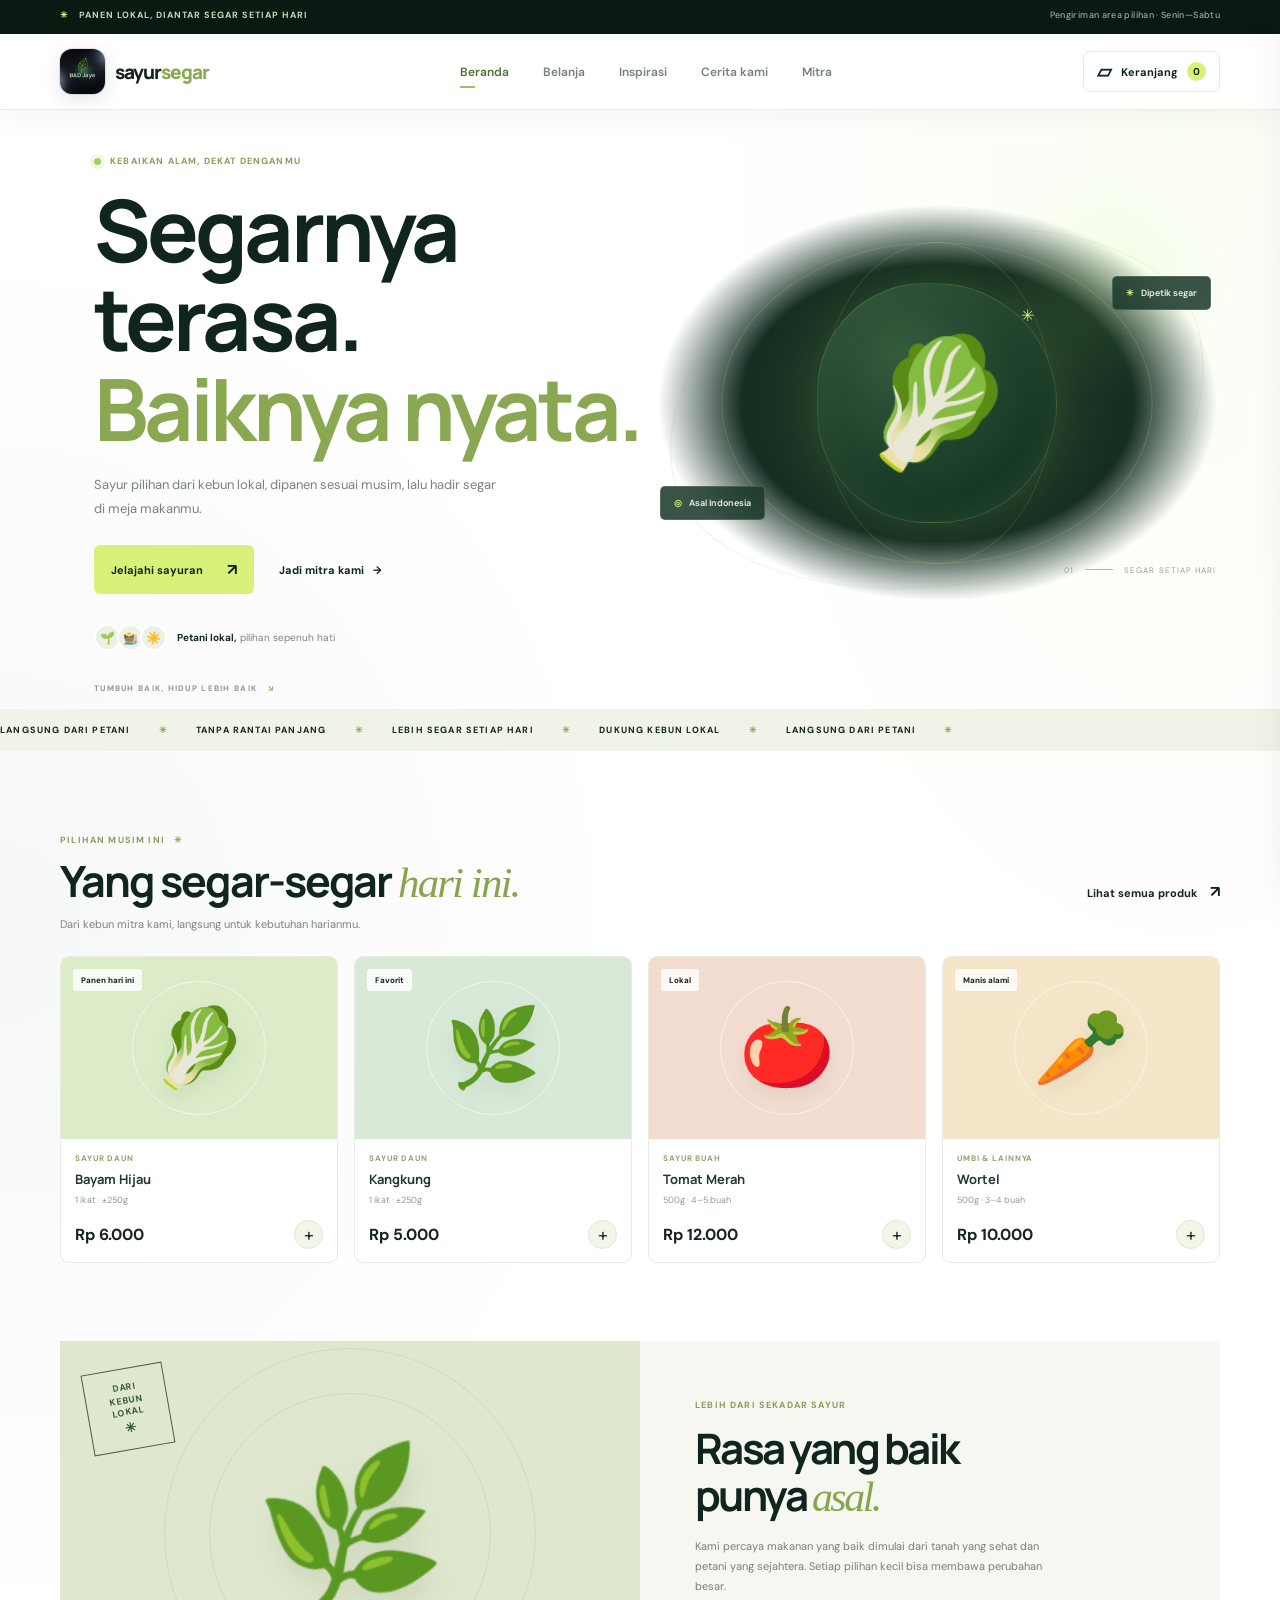
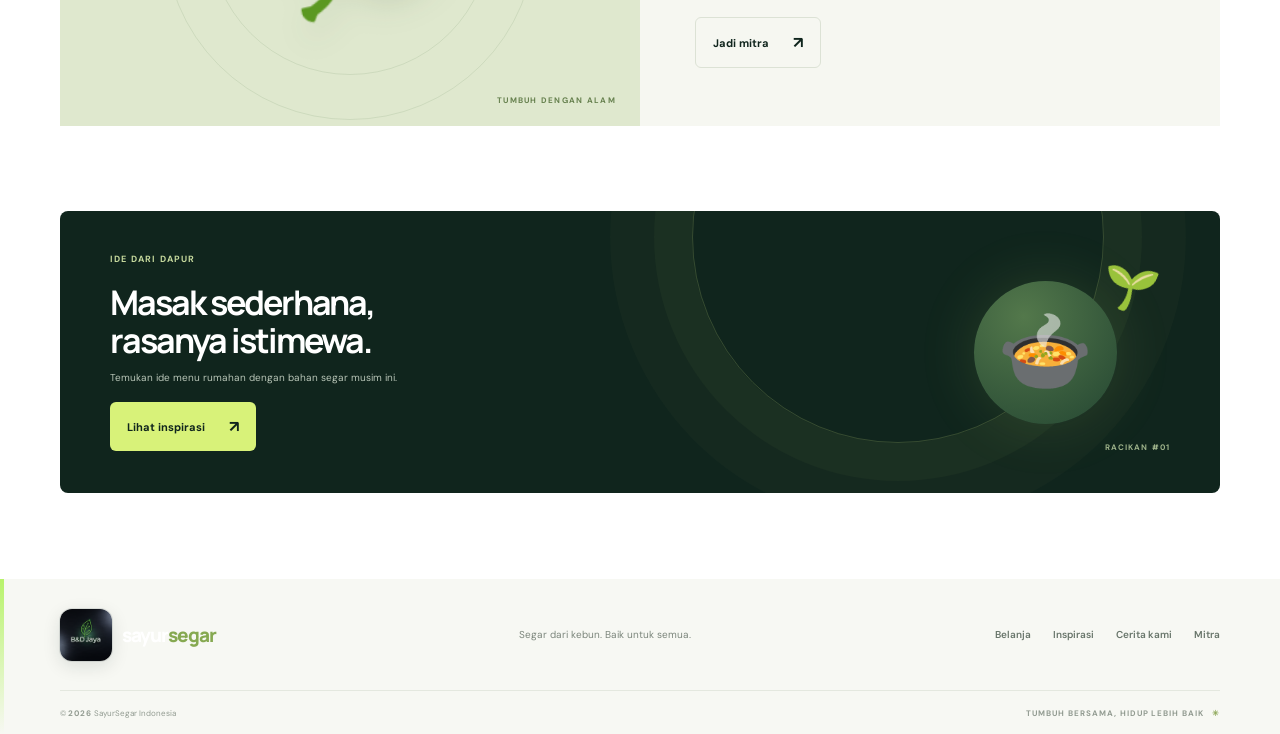
<file: index.html>
<!doctype html>
<html lang="id">
<head>
  <meta charset="utf-8"><meta name="viewport" content="width=device-width, initial-scale=1"><meta name="theme-color" content="#10251d">
  <meta name="description" content="SayurSegar — pasar sayur lokal Indonesia. Sayuran pilihan petani, resep praktis, dan inspirasi hidup sehat.">
  <title>SayurSegar — Segarnya terasa, baiknya nyata</title>
  <link rel="preconnect" href="https://fonts.googleapis.com"><link rel="preconnect" href="https://fonts.gstatic.com" crossorigin>
  <link href="https://fonts.googleapis.com/css2?family=DM+Sans:wght@400;500;600;700&family=Manrope:wght@500;600;700;800&display=swap" rel="stylesheet"><link rel="stylesheet" href="styles.css"><script src="app.js" defer></script>
</head>
<body>
  <div class="topline"><span>✳</span> PANEN LOKAL, DIANTAR SEGAR SETIAP HARI <span class="topline-right">Pengiriman area pilihan · Senin—Sabtu</span></div>
  <header class="site-header"><a class="brand" href="index.html"><span class="brand-icon">S.</span><span>sayur<span>segar</span></span></a><nav class="main-nav" aria-label="Navigasi utama"><a class="active" href="index.html">Beranda</a><a href="produk.html">Belanja</a><a href="resep.html">Inspirasi</a><a href="tentang.html">Cerita kami</a><a href="mitra.html">Mitra</a></nav><button class="cart-button" data-open-cart aria-label="Buka keranjang"><span class="cart-symbol">▱</span><span>Keranjang</span><span class="cart-count" id="cart-count">0</span></button></header>
  <main>
    <section class="hero wrap" id="beranda"><div class="hero-content"><p class="eyebrow"><span class="pulse-dot"></span> KEBAIKAN ALAM, DEKAT DENGANMU</p><h1>Segarnya terasa.<br><span>Baiknya nyata.</span></h1><p class="hero-description">Sayur pilihan dari kebun lokal, dipanen sesuai musim, lalu hadir segar di meja makanmu.</p><div class="hero-actions"><a class="button button-lime" href="produk.html">Jelajahi sayuran <span>↗</span></a><a class="quiet-link" href="mitra.html">Jadi mitra kami <span>→</span></a></div><div class="hero-stat"><div class="stat-avatars"><span>🌱</span><span>🧑🏽‍🌾</span><span>☀️</span></div><p><strong>Petani lokal,</strong> pilihan sepenuh hati</p></div></div><div class="hero-visual"><div class="orbit orbit-a"></div><div class="orbit orbit-b"></div><div class="hero-glow"></div><div class="hero-produce">🥬</div><div class="floating-chip chip-one"><span>✳</span> Dipetik segar</div><div class="floating-chip chip-two"><span>◎</span> Asal Indonesia</div><div class="visual-index">01 <i></i> SEGAR SETIAP HARI</div></div><div class="hero-bottom-label">TUMBUH BAIK, HIDUP LEBIH BAIK <span>↘</span></div></section>
    <section class="ticker" aria-label="Keunggulan"><div>LANGSUNG DARI PETANI <span>✳</span> TANPA RANTAI PANJANG <span>✳</span> LEBIH SEGAR SETIAP HARI <span>✳</span> DUKUNG KEBUN LOKAL <span>✳</span> LANGSUNG DARI PETANI <span>✳</span></div></section>
    <section class="section wrap home-products"><div class="section-head"><div><p class="eyebrow">PILIHAN MUSIM INI <span>✳</span></p><h2>Yang segar-segar <em>hari ini.</em></h2></div><a class="arrow-link" href="produk.html">Lihat semua produk <span>↗</span></a></div><p class="section-lead">Dari kebun mitra kami, langsung untuk kebutuhan harianmu.</p><div class="product-grid" id="daftar-produk" data-limit="4" aria-live="polite"></div></section>
    <section class="editorial wrap"><div class="editorial-art"><span class="editorial-stamp">DARI<br>KEBUN<br>LOKAL <b>✳</b></span><div class="editorial-emoji">🌿</div><span class="editorial-caption">TUMBUH DENGAN ALAM</span></div><div class="editorial-copy"><p class="eyebrow">LEBIH DARI SEKADAR SAYUR</p><h2>Rasa yang baik<br>punya <em>asal.</em></h2><p>Kami percaya makanan yang baik dimulai dari tanah yang sehat dan petani yang sejahtera. Setiap pilihan kecil bisa membawa perubahan besar.</p><a class="button button-outline" href="mitra.html">Jadi mitra <span>↗</span></a></div></section>
    <section class="recipe-promo wrap"><div><p class="eyebrow">IDE DARI DAPUR</p><h2>Masak sederhana,<br>rasanya istimewa.</h2><p>Temukan ide menu rumahan dengan bahan segar musim ini.</p><a class="button button-lime" href="resep.html">Lihat inspirasi <span>↗</span></a></div><div class="recipe-art"><div class="recipe-orb">🍲</div><span class="recipe-sprig">🌱</span><span class="recipe-number">RACIKAN #01</span></div></section>
  </main>
  <footer class="site-footer"><div class="footer-main"><a class="brand" href="index.html"><span class="brand-icon">S.</span><span>sayur<span>segar</span></span></a><p>Segar dari kebun. Baik untuk semua.</p><nav aria-label="Navigasi footer"><a href="produk.html">Belanja</a><a href="resep.html">Inspirasi</a><a href="tentang.html">Cerita kami</a><a href="mitra.html">Mitra</a></nav></div><div class="footer-bottom"><span>© <span data-year></span> SayurSegar Indonesia</span><span>TUMBUH BERSAMA, HIDUP LEBIH BAIK <b>✳</b></span></div></footer>
  <div class="toast" id="toast" role="status" aria-live="polite"></div><aside class="cart-drawer" id="cart-drawer" aria-label="Keranjang belanja" aria-hidden="true"><div class="drawer-header"><div><p class="eyebrow">PILIHANMU</p><h2>Keranjang</h2></div><button class="close-cart" data-close-cart aria-label="Tutup keranjang">×</button></div><div class="cart-items" id="cart-items"></div><div class="cart-footer"><div class="cart-total"><span>Total belanja</span><strong id="cart-total">Rp0</strong></div><button class="checkout-button" id="checkout-button">Lanjut pesan <span>↗</span></button><p class="checkout-note">Ongkir dihitung saat konfirmasi pesanan.</p></div></aside><div class="drawer-backdrop" id="drawer-backdrop"></div>
</body></html>
</file>
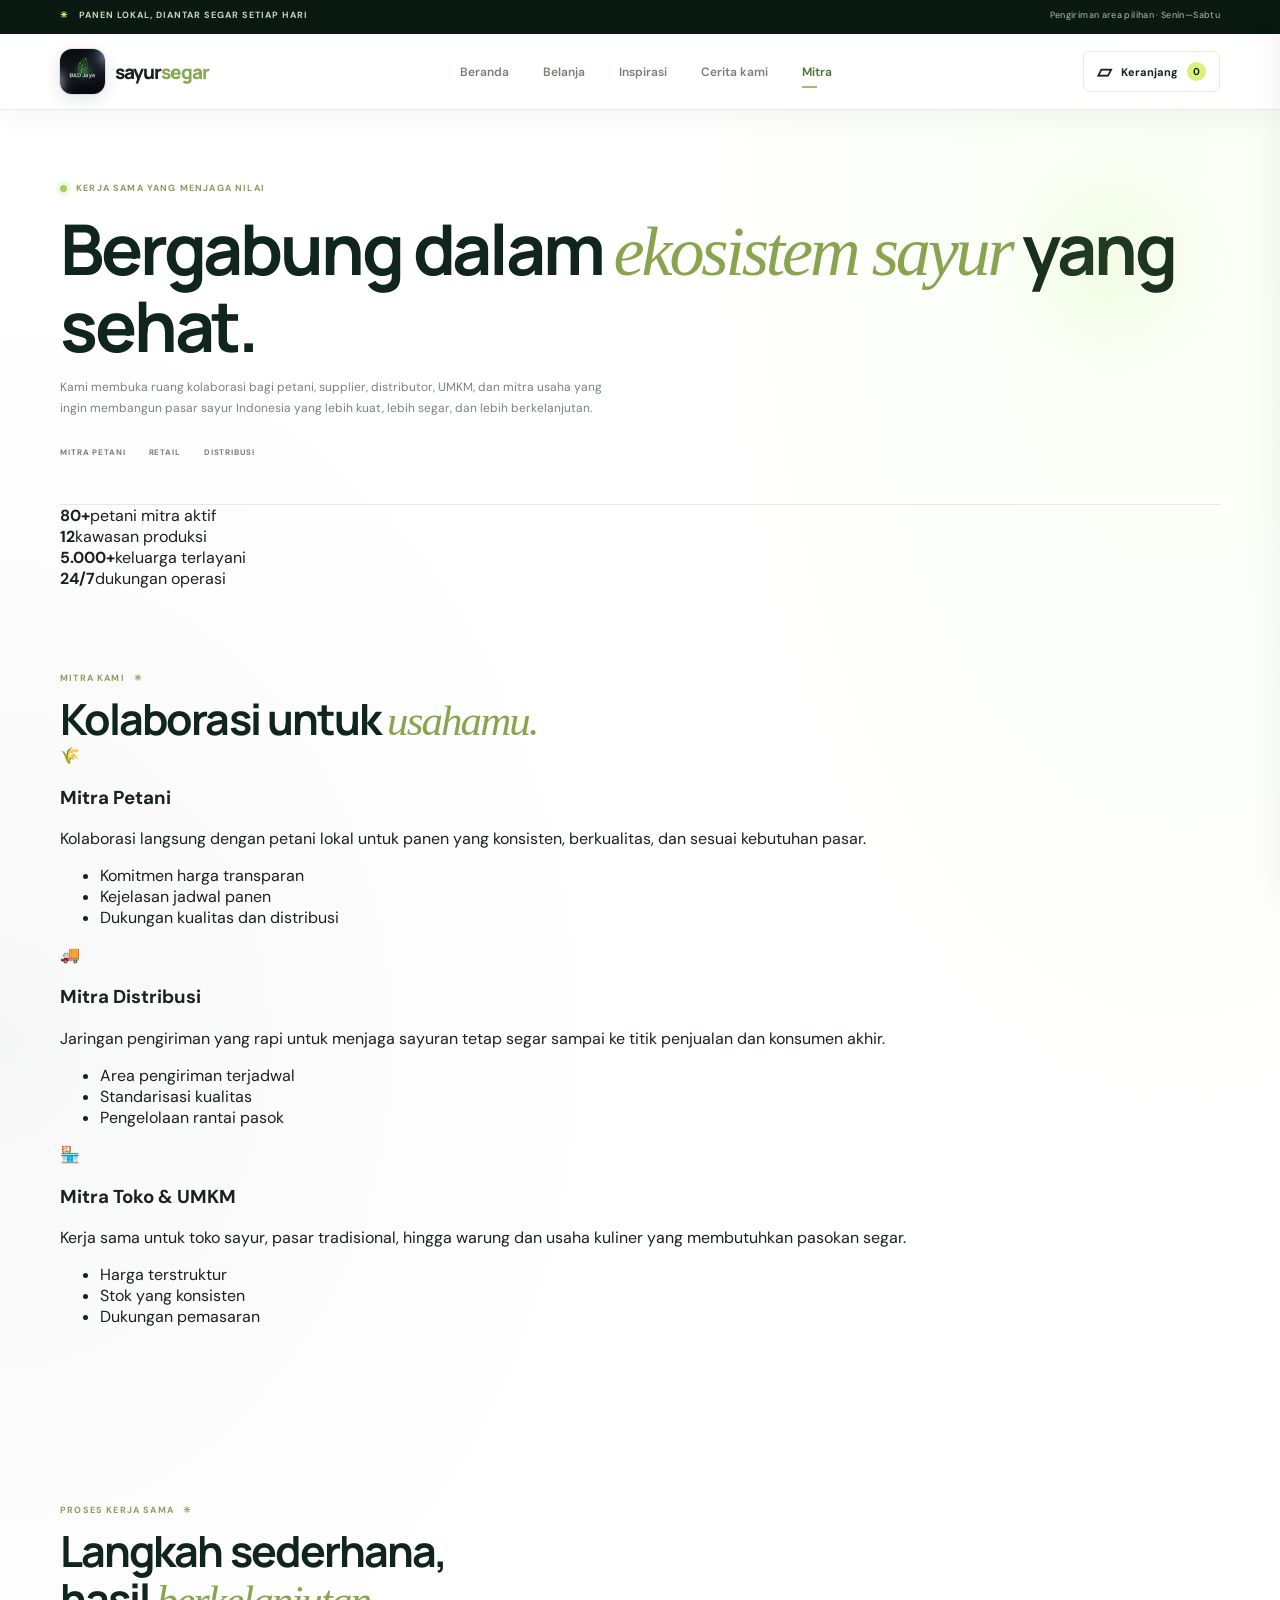
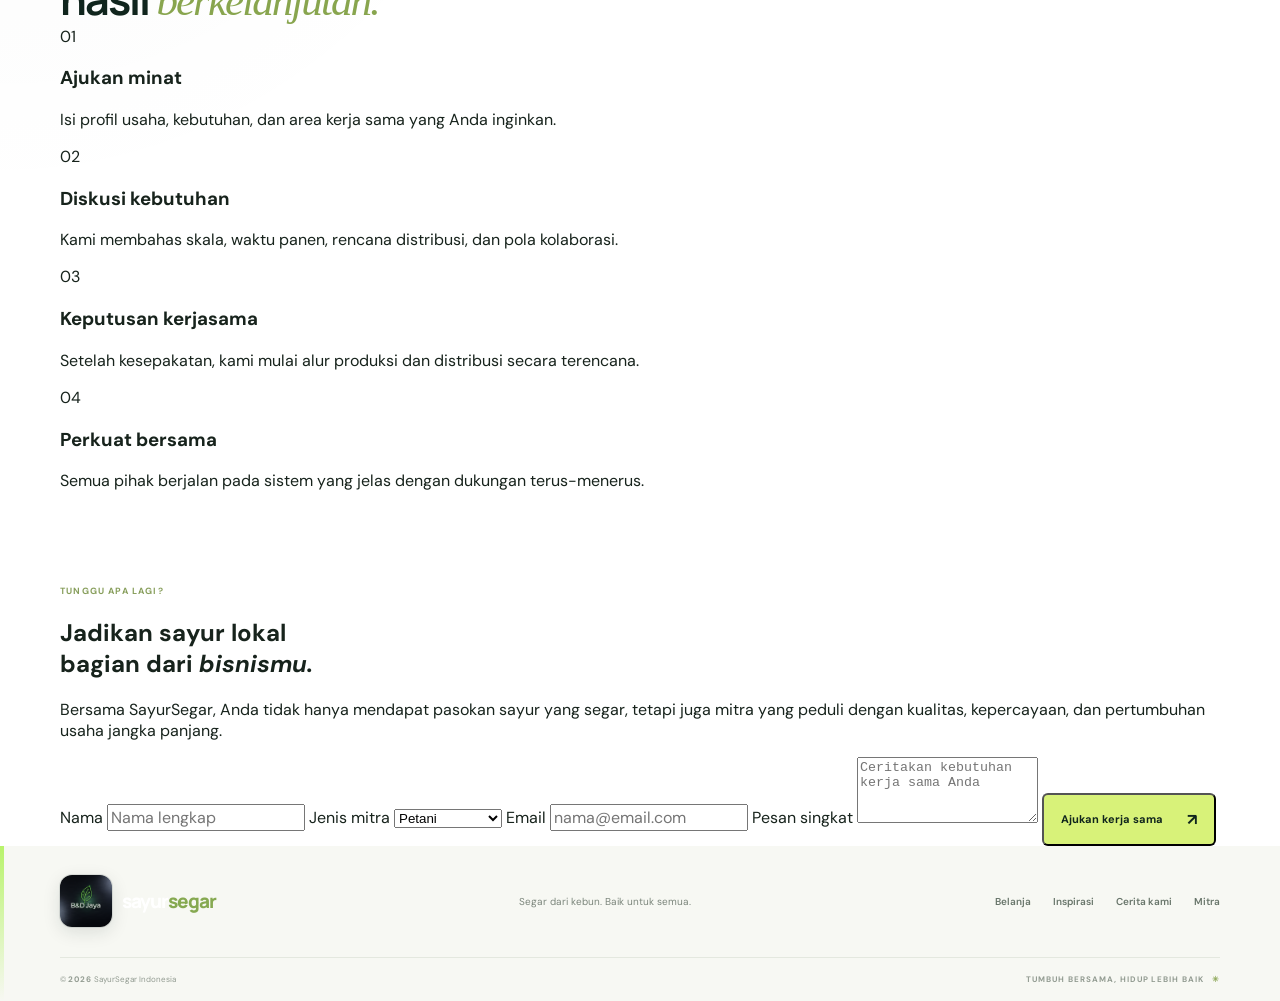
<file: mitra.html>
<!doctype html>
<html lang="id">
<head>
  <meta charset="utf-8"><meta name="viewport" content="width=device-width, initial-scale=1"><meta name="theme-color" content="#10251d">
  <meta name="description" content="Mitra SayurSegar — kerja sama dengan petani, distributor, dan pelaku usaha sayur Indonesia.">
  <title>Mitra SayurSegar — Bergabung bersama usaha sayur</title>
  <link rel="preconnect" href="https://fonts.googleapis.com"><link rel="preconnect" href="https://fonts.gstatic.com" crossorigin>
  <link href="https://fonts.googleapis.com/css2?family=DM+Sans:wght@400;500;600;700&family=Manrope:wght@500;600;700;800&display=swap" rel="stylesheet"><link rel="stylesheet" href="styles.css"><script src="app.js" defer></script>
</head>
<body>
  <div class="topline"><span>✳</span> PANEN LOKAL, DIANTAR SEGAR SETIAP HARI <span class="topline-right">Pengiriman area pilihan · Senin—Sabtu</span></div>
  <header class="site-header">
    <a class="brand" href="index.html"><span class="brand-icon">S.</span><span>sayur<span>segar</span></span></a>
    <nav class="main-nav" aria-label="Navigasi utama">
      <a href="index.html">Beranda</a>
      <a href="produk.html">Belanja</a>
      <a href="resep.html">Inspirasi</a>
      <a href="tentang.html">Cerita kami</a>
      <a class="active" href="mitra.html">Mitra</a>
    </nav>
    <button class="cart-button" data-open-cart aria-label="Buka keranjang"><span class="cart-symbol">▱</span><span>Keranjang</span><span class="cart-count" id="cart-count">0</span></button>
  </header>

  <main>
    <section class="page-hero wrap partner-hero">
      <p class="eyebrow"><span class="pulse-dot"></span> KERJA SAMA YANG MENJAGA NILAI</p>
      <h1>Bergabung dalam <em>ekosistem sayur</em> yang sehat.</h1>
      <p>Kami membuka ruang kolaborasi bagi petani, supplier, distributor, UMKM, dan mitra usaha yang ingin membangun pasar sayur Indonesia yang lebih kuat, lebih segar, dan lebih berkelanjutan.</p>
      <div class="page-hero-meta"><span>MITRA PETANI</span><span>RETAIL</span><span>DISTRIBUSI</span></div>
    </section>

    <section class="wrap partner-stats">
      <article><strong>80+</strong><span>petani mitra aktif</span></article>
      <article><strong>12</strong><span>kawasan produksi</span></article>
      <article><strong>5.000+</strong><span>keluarga terlayani</span></article>
      <article><strong>24/7</strong><span>dukungan operasi</span></article>
    </section>

    <section class="section wrap">
      <div class="section-head">
        <div>
          <p class="eyebrow">MITRA KAMI <span>✳</span></p>
          <h2>Kolaborasi untuk <em>usahamu.</em></h2>
        </div>
      </div>
      <div class="partner-grid">
        <article class="partner-card partner-card-primary">
          <span class="partner-icon">🌾</span>
          <h3>Mitra Petani</h3>
          <p>Kolaborasi langsung dengan petani lokal untuk panen yang konsisten, berkualitas, dan sesuai kebutuhan pasar.</p>
          <ul>
            <li>Komitmen harga transparan</li>
            <li>Kejelasan jadwal panen</li>
            <li>Dukungan kualitas dan distribusi</li>
          </ul>
        </article>

        <article class="partner-card">
          <span class="partner-icon">🚚</span>
          <h3>Mitra Distribusi</h3>
          <p>Jaringan pengiriman yang rapi untuk menjaga sayuran tetap segar sampai ke titik penjualan dan konsumen akhir.</p>
          <ul>
            <li>Area pengiriman terjadwal</li>
            <li>Standarisasi kualitas</li>
            <li>Pengelolaan rantai pasok</li>
          </ul>
        </article>

        <article class="partner-card">
          <span class="partner-icon">🏪</span>
          <h3>Mitra Toko & UMKM</h3>
          <p>Kerja sama untuk toko sayur, pasar tradisional, hingga warung dan usaha kuliner yang membutuhkan pasokan segar.</p>
          <ul>
            <li>Harga terstruktur</li>
            <li>Stok yang konsisten</li>
            <li>Dukungan pemasaran</li>
          </ul>
        </article>
      </div>
    </section>

    <section class="section wrap partner-process">
      <div class="section-head">
        <div>
          <p class="eyebrow">PROSES KERJA SAMA <span>✳</span></p>
          <h2>Langkah sederhana,<br>hasil <em>berkelanjutan.</em></h2>
        </div>
      </div>
      <div class="steps-grid">
        <article><span>01</span><h3>Ajukan minat</h3><p>Isi profil usaha, kebutuhan, dan area kerja sama yang Anda inginkan.</p></article>
        <article><span>02</span><h3>Diskusi kebutuhan</h3><p>Kami membahas skala, waktu panen, rencana distribusi, dan pola kolaborasi.</p></article>
        <article><span>03</span><h3>Keputusan kerjasama</h3><p>Setelah kesepakatan, kami mulai alur produksi dan distribusi secara terencana.</p></article>
        <article><span>04</span><h3>Perkuat bersama</h3><p>Semua pihak berjalan pada sistem yang jelas dengan dukungan terus-menerus.</p></article>
      </div>
    </section>

    <section class="wrap partner-cta">
      <div class="partner-cta-copy">
        <p class="eyebrow">TUNGGU APA LAGI?</p>
        <h2>Jadikan sayur lokal<br>bagian dari <em>bisnismu.</em></h2>
        <p>Bersama SayurSegar, Anda tidak hanya mendapat pasokan sayur yang segar, tetapi juga mitra yang peduli dengan kualitas, kepercayaan, dan pertumbuhan usaha jangka panjang.</p>
      </div>
      <form class="join-form" action="#" method="post">
        <label>
          <span>Nama</span>
          <input type="text" placeholder="Nama lengkap" aria-label="Nama lengkap">
        </label>
        <label>
          <span>Jenis mitra</span>
          <select aria-label="Jenis mitra">
            <option>Petani</option>
            <option>Distributor</option>
            <option>Retail / UMKM</option>
            <option>Lainnya</option>
          </select>
        </label>
        <label>
          <span>Email</span>
          <input type="email" placeholder="nama@email.com" aria-label="Email">
        </label>
        <label>
          <span>Pesan singkat</span>
          <textarea rows="4" placeholder="Ceritakan kebutuhan kerja sama Anda"></textarea>
        </label>
        <button class="button button-lime" type="submit">Ajukan kerja sama <span>↗</span></button>
      </form>
    </section>
  </main>

  <footer class="site-footer">
    <div class="footer-main">
      <a class="brand" href="index.html"><span class="brand-icon">S.</span><span>sayur<span>segar</span></span></a>
      <p>Segar dari kebun. Baik untuk semua.</p>
      <nav aria-label="Navigasi footer">
        <a href="produk.html">Belanja</a>
        <a href="resep.html">Inspirasi</a>
        <a href="tentang.html">Cerita kami</a>
        <a href="mitra.html">Mitra</a>
      </nav>
    </div>
    <div class="footer-bottom"><span>© <span data-year></span> SayurSegar Indonesia</span><span>TUMBUH BERSAMA, HIDUP LEBIH BAIK <b>✳</b></span></div>
  </footer>

  <div class="toast" id="toast" role="status" aria-live="polite"></div>
  <aside class="cart-drawer" id="cart-drawer" aria-label="Keranjang belanja" aria-hidden="true">
    <div class="drawer-header"><div><p class="eyebrow">PILIHANMU</p><h2>Keranjang</h2></div><button class="close-cart" data-close-cart aria-label="Tutup keranjang">×</button></div>
    <div class="cart-items" id="cart-items"></div>
    <div class="cart-footer"><div class="cart-total"><span>Total belanja</span><strong id="cart-total">Rp0</strong></div><button class="checkout-button" id="checkout-button">Lanjut pesan <span>↗</span></button><p class="checkout-note">Ongkir dihitung saat konfirmasi pesanan.</p></div>
  </aside>
  <div class="drawer-backdrop" id="drawer-backdrop"></div>
</body>
</html>
</file>
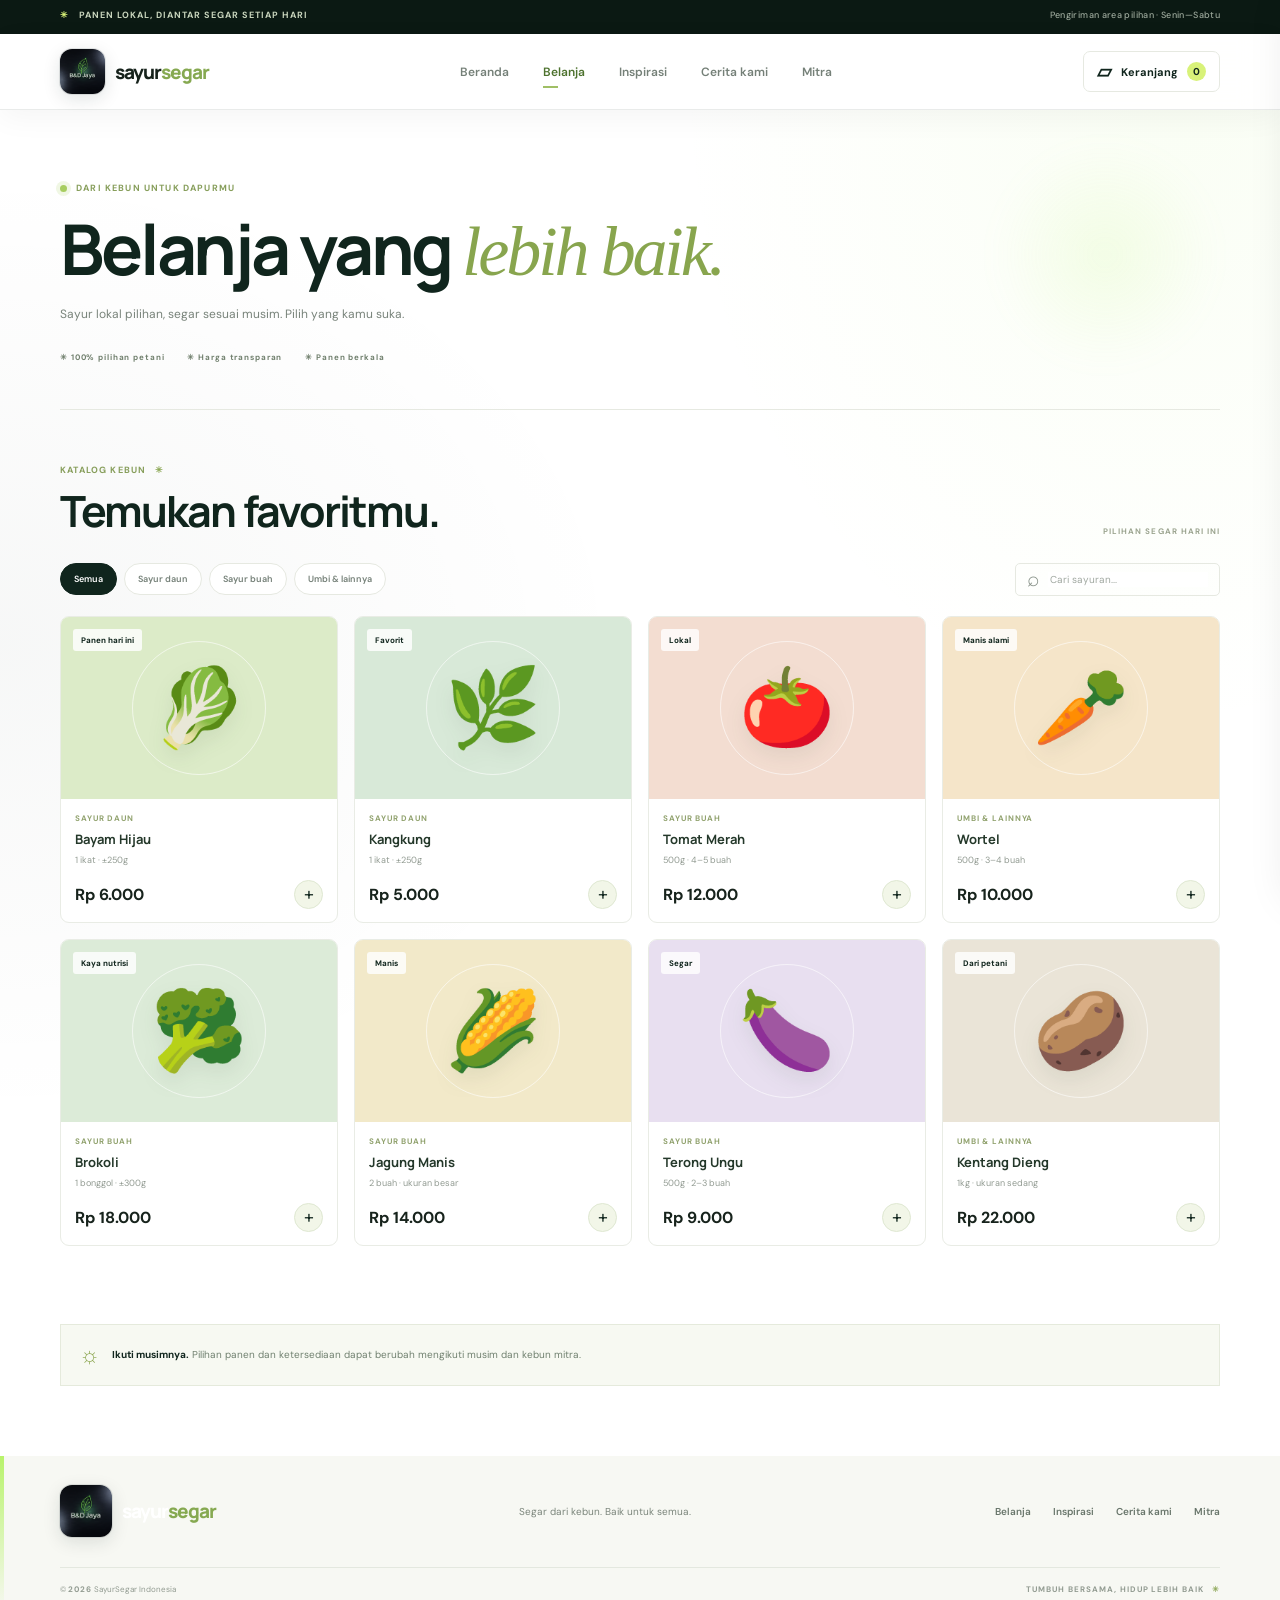
<file: produk.html>
<!doctype html>
<html lang="id"><head><meta charset="utf-8"><meta name="viewport" content="width=device-width, initial-scale=1"><meta name="theme-color" content="#10251d"><meta name="description" content="Belanja sayuran lokal segar dari petani Indonesia di SayurSegar."><title>Belanja Sayur — SayurSegar</title><link rel="preconnect" href="https://fonts.googleapis.com"><link rel="preconnect" href="https://fonts.gstatic.com" crossorigin><link href="https://fonts.googleapis.com/css2?family=DM+Sans:wght@400;500;600;700&family=Manrope:wght@500;600;700;800&display=swap" rel="stylesheet"><link rel="stylesheet" href="styles.css"><script src="app.js" defer></script></head>
<body><div class="topline"><span>✳</span> PANEN LOKAL, DIANTAR SEGAR SETIAP HARI <span class="topline-right">Pengiriman area pilihan · Senin—Sabtu</span></div><header class="site-header"><a class="brand" href="index.html"><span class="brand-icon">S.</span><span>sayur<span>segar</span></span></a><nav class="main-nav" aria-label="Navigasi utama"><a href="index.html">Beranda</a><a class="active" href="produk.html">Belanja</a><a href="resep.html">Inspirasi</a><a href="tentang.html">Cerita kami</a><a href="mitra.html">Mitra</a></nav><button class="cart-button" data-open-cart aria-label="Buka keranjang"><span class="cart-symbol">▱</span><span>Keranjang</span><span class="cart-count" id="cart-count">0</span></button></header>
<main><section class="page-hero wrap"><p class="eyebrow"><span class="pulse-dot"></span> DARI KEBUN UNTUK DAPURMU</p><h1>Belanja yang <em>lebih baik.</em></h1><p>Sayur lokal pilihan, segar sesuai musim. Pilih yang kamu suka.</p><div class="page-hero-meta"><span>✳ 100% pilihan petani</span><span>✳ Harga transparan</span><span>✳ Panen berkala</span></div></section><section class="section wrap catalog"><div class="section-head"><div><p class="eyebrow">KATALOG KEBUN <span>✳</span></p><h2>Temukan favoritmu.</h2></div><span class="catalog-note">PILIHAN SEGAR HARI INI</span></div><div class="product-toolbar"><div class="category-list" role="group" aria-label="Filter kategori"><button class="category-chip active" data-category="Semua">Semua</button><button class="category-chip" data-category="Daun">Sayur daun</button><button class="category-chip" data-category="Buah">Sayur buah</button><button class="category-chip" data-category="Umbi">Umbi & lainnya</button></div><label class="search-box"><span aria-hidden="true">⌕</span><input id="search-input" type="search" placeholder="Cari sayuran..." aria-label="Cari sayuran"></label></div><div class="product-grid" id="daftar-produk" aria-live="polite"></div></section><section class="season-note wrap"><span>☼</span><p><strong>Ikuti musimnya.</strong> Pilihan panen dan ketersediaan dapat berubah mengikuti musim dan kebun mitra.</p></section></main>
<footer class="site-footer"><div class="footer-main"><a class="brand" href="index.html"><span class="brand-icon">S.</span><span>sayur<span>segar</span></span></a><p>Segar dari kebun. Baik untuk semua.</p><nav aria-label="Navigasi footer"><a href="produk.html">Belanja</a><a href="resep.html">Inspirasi</a><a href="tentang.html">Cerita kami</a><a href="mitra.html">Mitra</a></nav></div><div class="footer-bottom"><span>© <span data-year></span> SayurSegar Indonesia</span><span>TUMBUH BERSAMA, HIDUP LEBIH BAIK <b>✳</b></span></div></footer><div class="toast" id="toast" role="status" aria-live="polite"></div><aside class="cart-drawer" id="cart-drawer" aria-label="Keranjang belanja" aria-hidden="true"><div class="drawer-header"><div><p class="eyebrow">PILIHANMU</p><h2>Keranjang</h2></div><button class="close-cart" data-close-cart aria-label="Tutup keranjang">×</button></div><div class="cart-items" id="cart-items"></div><div class="cart-footer"><div class="cart-total"><span>Total belanja</span><strong id="cart-total">Rp0</strong></div><button class="checkout-button" id="checkout-button">Lanjut pesan <span>↗</span></button><p class="checkout-note">Ongkir dihitung saat konfirmasi pesanan.</p></div></aside><div class="drawer-backdrop" id="drawer-backdrop"></div></body></html>
</file>
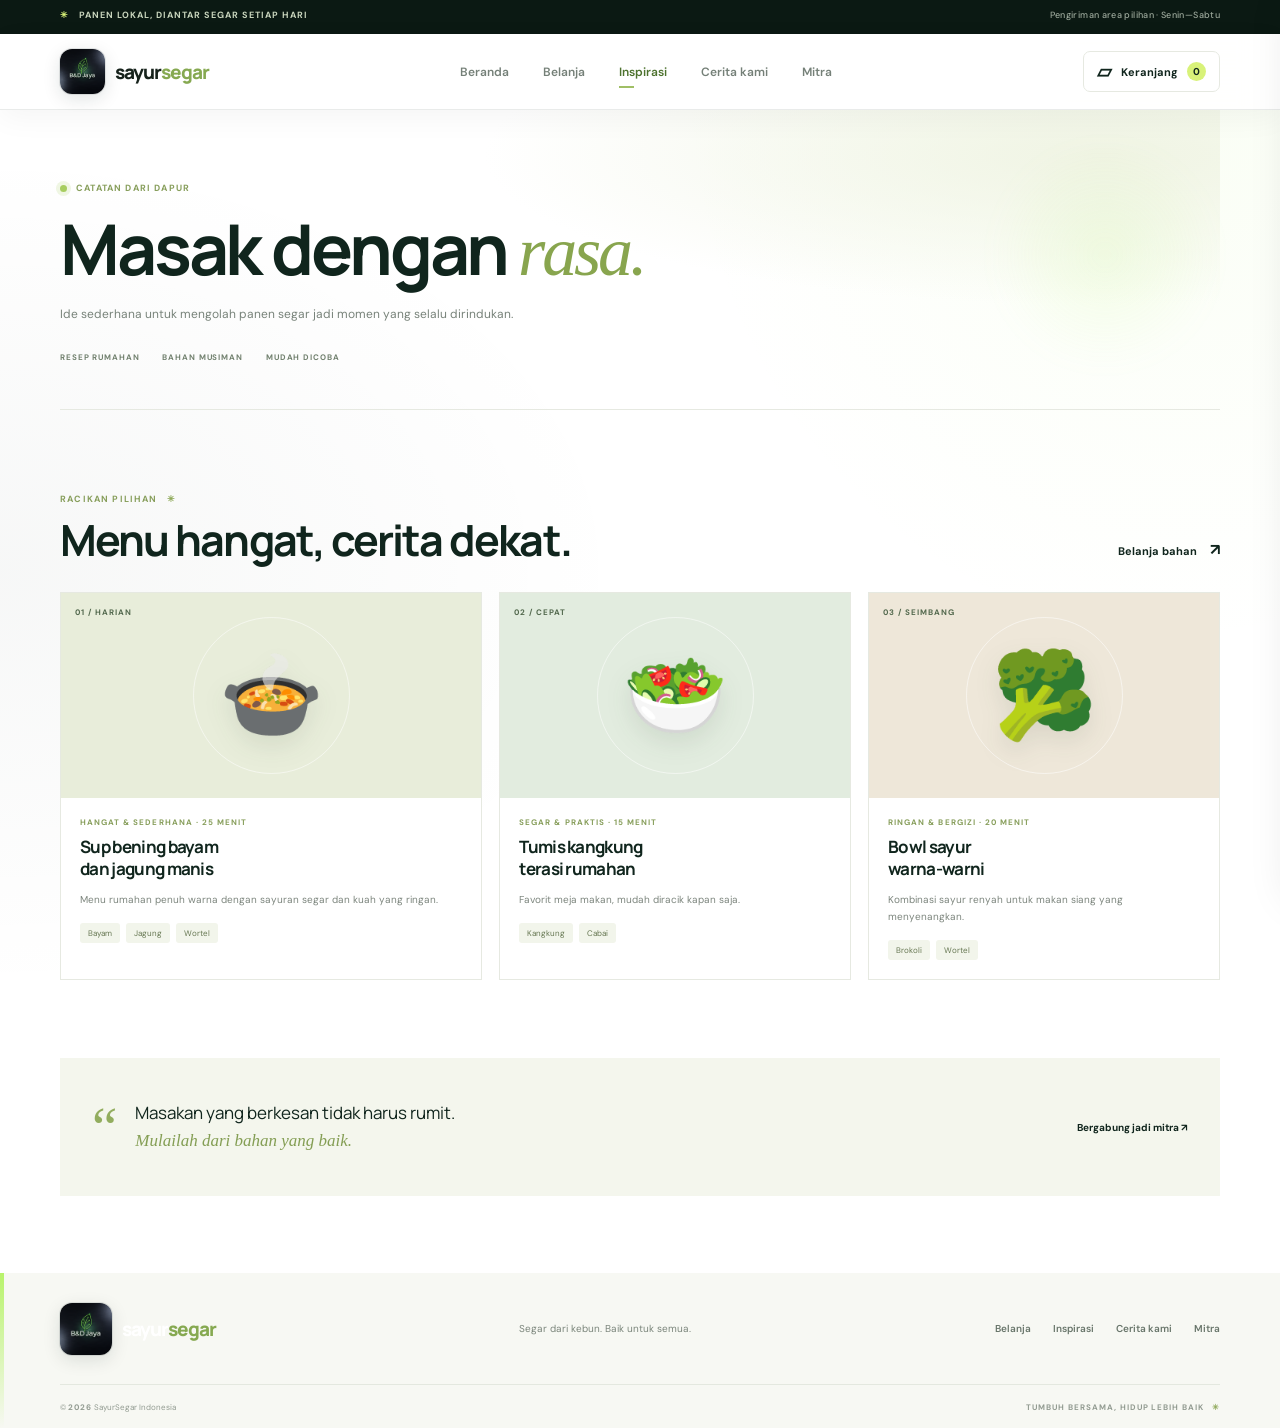
<file: resep.html>
<!doctype html>
<html lang="id"><head><meta charset="utf-8"><meta name="viewport" content="width=device-width, initial-scale=1"><meta name="theme-color" content="#10251d"><meta name="description" content="Inspirasi resep praktis dari sayuran lokal Indonesia."><title>Inspirasi Dapur — SayurSegar</title><link rel="preconnect" href="https://fonts.googleapis.com"><link rel="preconnect" href="https://fonts.gstatic.com" crossorigin><link href="https://fonts.googleapis.com/css2?family=DM+Sans:wght@400;500;600;700&family=Manrope:wght@500;600;700;800&display=swap" rel="stylesheet"><link rel="stylesheet" href="styles.css"><script src="app.js" defer></script></head>
<body><div class="topline"><span>✳</span> PANEN LOKAL, DIANTAR SEGAR SETIAP HARI <span class="topline-right">Pengiriman area pilihan · Senin—Sabtu</span></div><header class="site-header"><a class="brand" href="index.html"><span class="brand-icon">S.</span><span>sayur<span>segar</span></span></a><nav class="main-nav" aria-label="Navigasi utama"><a href="index.html">Beranda</a><a href="produk.html">Belanja</a><a class="active" href="resep.html">Inspirasi</a><a href="tentang.html">Cerita kami</a><a href="mitra.html">Mitra</a></nav><button class="cart-button" data-open-cart aria-label="Buka keranjang"><span class="cart-symbol">▱</span><span>Keranjang</span><span class="cart-count" id="cart-count">0</span></button></header>
<main><section class="page-hero wrap inspiration-hero"><p class="eyebrow"><span class="pulse-dot"></span> CATATAN DARI DAPUR</p><h1>Masak dengan <em>rasa.</em></h1><p>Ide sederhana untuk mengolah panen segar jadi momen yang selalu dirindukan.</p><div class="page-hero-meta"><span>RESEP RUMAHAN</span><span>BAHAN MUSIMAN</span><span>MUDAH DICOBA</span></div></section><section class="section wrap"><div class="section-head"><div><p class="eyebrow">RACIKAN PILIHAN <span>✳</span></p><h2>Menu hangat, cerita dekat.</h2></div><a class="arrow-link" href="produk.html">Belanja bahan <span>↗</span></a></div><div class="recipe-grid"><article class="recipe-card recipe-feature"><div class="recipe-card-art art-soup"><span>🍲</span><b>01 / HARIAN</b></div><div class="recipe-card-copy"><p class="eyebrow">HANGAT & SEDERHANA · 25 MENIT</p><h3>Sup bening bayam<br>dan jagung manis</h3><p>Menu rumahan penuh warna dengan sayuran segar dan kuah yang ringan.</p><div class="recipe-tags"><span>Bayam</span><span>Jagung</span><span>Wortel</span></div></div></article><article class="recipe-card"><div class="recipe-card-art art-stir"><span>🥗</span><b>02 / CEPAT</b></div><div class="recipe-card-copy"><p class="eyebrow">SEGAR & PRAKTIS · 15 MENIT</p><h3>Tumis kangkung<br>terasi rumahan</h3><p>Favorit meja makan, mudah diracik kapan saja.</p><div class="recipe-tags"><span>Kangkung</span><span>Cabai</span></div></div></article><article class="recipe-card"><div class="recipe-card-art art-bowl"><span>🥦</span><b>03 / SEIMBANG</b></div><div class="recipe-card-copy"><p class="eyebrow">RINGAN & BERGIZI · 20 MENIT</p><h3>Bowl sayur<br>warna-warni</h3><p>Kombinasi sayur renyah untuk makan siang yang menyenangkan.</p><div class="recipe-tags"><span>Brokoli</span><span>Wortel</span></div></div></article></div></section><section class="recipe-quote wrap"><span>“</span><p>Masakan yang berkesan tidak harus rumit.<br><em>Mulailah dari bahan yang baik.</em></p><a href="mitra.html">Bergabung jadi mitra ↗</a></section></main>
<footer class="site-footer"><div class="footer-main"><a class="brand" href="index.html"><span class="brand-icon">S.</span><span>sayur<span>segar</span></span></a><p>Segar dari kebun. Baik untuk semua.</p><nav aria-label="Navigasi footer"><a href="produk.html">Belanja</a><a href="resep.html">Inspirasi</a><a href="tentang.html">Cerita kami</a><a href="mitra.html">Mitra</a></nav></div><div class="footer-bottom"><span>© <span data-year></span> SayurSegar Indonesia</span><span>TUMBUH BERSAMA, HIDUP LEBIH BAIK <b>✳</b></span></div></footer><div class="toast" id="toast" role="status" aria-live="polite"></div><aside class="cart-drawer" id="cart-drawer" aria-label="Keranjang belanja" aria-hidden="true"><div class="drawer-header"><div><p class="eyebrow">PILIHANMU</p><h2>Keranjang</h2></div><button class="close-cart" data-close-cart aria-label="Tutup keranjang">×</button></div><div class="cart-items" id="cart-items"></div><div class="cart-footer"><div class="cart-total"><span>Total belanja</span><strong id="cart-total">Rp0</strong></div><button class="checkout-button" id="checkout-button">Lanjut pesan <span>↗</span></button><p class="checkout-note">Ongkir dihitung saat konfirmasi pesanan.</p></div></aside><div class="drawer-backdrop" id="drawer-backdrop"></div></body></html>
</file>
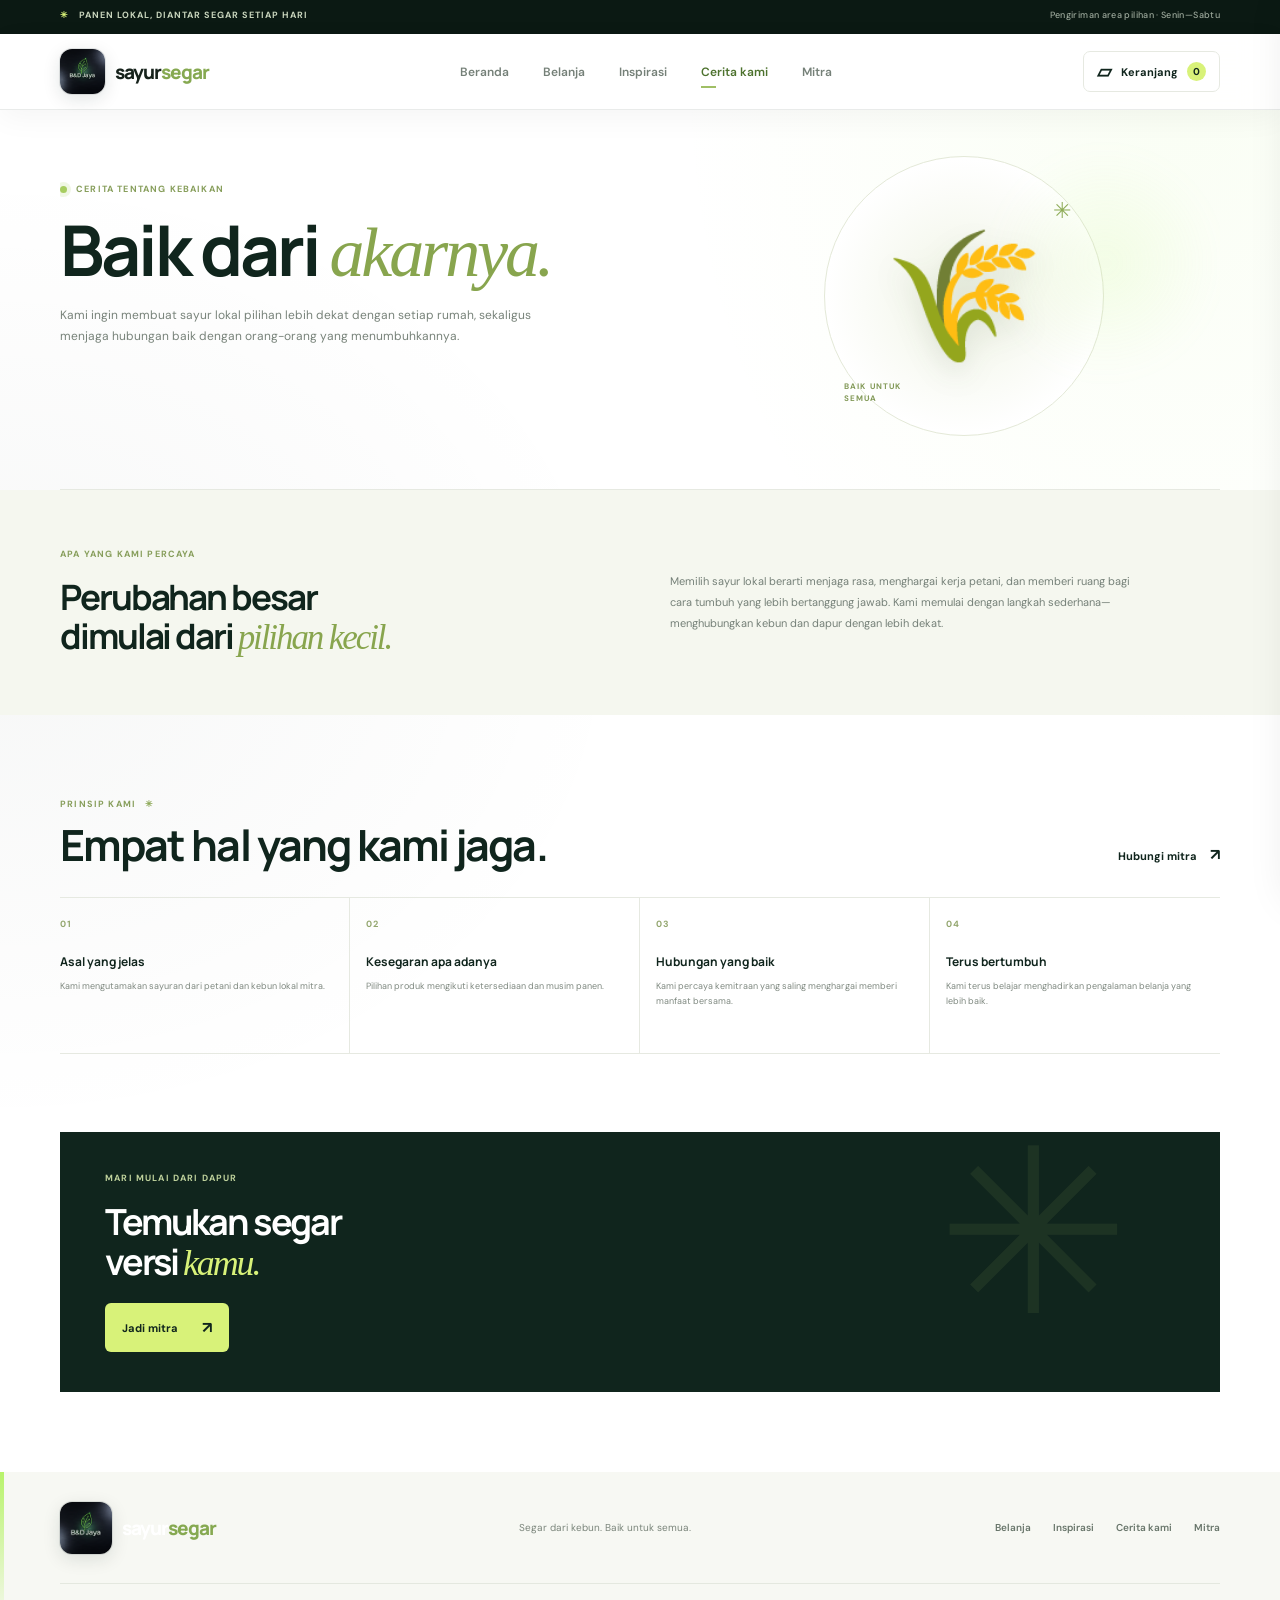
<file: tentang.html>
<!doctype html>
<html lang="id"><head><meta charset="utf-8"><meta name="viewport" content="width=device-width, initial-scale=1"><meta name="theme-color" content="#10251d"><meta name="description" content="Kenali SayurSegar dan petani lokal yang menghadirkan kebaikan dari kebun Indonesia."><title>Cerita Kami — SayurSegar</title><link rel="preconnect" href="https://fonts.googleapis.com"><link rel="preconnect" href="https://fonts.gstatic.com" crossorigin><link href="https://fonts.googleapis.com/css2?family=DM+Sans:wght@400;500;600;700&family=Manrope:wght@500;600;700;800&display=swap" rel="stylesheet"><link rel="stylesheet" href="styles.css"><script src="app.js" defer></script></head>
<body><div class="topline"><span>✳</span> PANEN LOKAL, DIANTAR SEGAR SETIAP HARI <span class="topline-right">Pengiriman area pilihan · Senin—Sabtu</span></div><header class="site-header"><a class="brand" href="index.html"><span class="brand-icon">S.</span><span>sayur<span>segar</span></span></a><nav class="main-nav" aria-label="Navigasi utama"><a href="index.html">Beranda</a><a href="produk.html">Belanja</a><a href="resep.html">Inspirasi</a><a class="active" href="tentang.html">Cerita kami</a><a href="mitra.html">Mitra</a></nav><button class="cart-button" data-open-cart aria-label="Buka keranjang"><span class="cart-symbol">▱</span><span>Keranjang</span><span class="cart-count" id="cart-count">0</span></button></header>
<main><section class="page-hero wrap about-hero"><p class="eyebrow"><span class="pulse-dot"></span> CERITA TENTANG KEBAIKAN</p><h1>Baik dari <em>akarnya.</em></h1><p>Kami ingin membuat sayur lokal pilihan lebih dekat dengan setiap rumah, sekaligus menjaga hubungan baik dengan orang-orang yang menumbuhkannya.</p><div class="about-hero-art"><span>🌾</span><i>✳</i><b>BAIK UNTUK<br>SEMUA</b></div></section><section class="values-section"><div class="wrap values-inner"><div><p class="eyebrow">APA YANG KAMI PERCAYA</p><h2>Perubahan besar<br>dimulai dari <em>pilihan kecil.</em></h2></div><p class="values-text">Memilih sayur lokal berarti menjaga rasa, menghargai kerja petani, dan memberi ruang bagi cara tumbuh yang lebih bertanggung jawab. Kami memulai dengan langkah sederhana—menghubungkan kebun dan dapur dengan lebih dekat.</p></div></section><section class="section wrap"><div class="section-head"><div><p class="eyebrow">PRINSIP KAMI <span>✳</span></p><h2>Empat hal yang kami jaga.</h2></div><a class="arrow-link" href="mitra.html">Hubungi mitra <span>↗</span></a></div><div class="values-grid"><article><span>01</span><b>Asal yang jelas</b><p>Kami mengutamakan sayuran dari petani dan kebun lokal mitra.</p></article><article><span>02</span><b>Kesegaran apa adanya</b><p>Pilihan produk mengikuti ketersediaan dan musim panen.</p></article><article><span>03</span><b>Hubungan yang baik</b><p>Kami percaya kemitraan yang saling menghargai memberi manfaat bersama.</p></article><article><span>04</span><b>Terus bertumbuh</b><p>Kami terus belajar menghadirkan pengalaman belanja yang lebih baik.</p></article></div></section><section class="about-cta wrap"><p class="eyebrow">MARI MULAI DARI DAPUR</p><h2>Temukan segar<br>versi <em>kamu.</em></h2><a class="button button-lime" href="mitra.html">Jadi mitra <span>↗</span></a></section></main>
<footer class="site-footer"><div class="footer-main"><a class="brand" href="index.html"><span class="brand-icon">S.</span><span>sayur<span>segar</span></span></a><p>Segar dari kebun. Baik untuk semua.</p><nav aria-label="Navigasi footer"><a href="produk.html">Belanja</a><a href="resep.html">Inspirasi</a><a href="tentang.html">Cerita kami</a><a href="mitra.html">Mitra</a></nav></div><div class="footer-bottom"><span>© <span data-year></span> SayurSegar Indonesia</span><span>TUMBUH BERSAMA, HIDUP LEBIH BAIK <b>✳</b></span></div></footer><div class="toast" id="toast" role="status" aria-live="polite"></div><aside class="cart-drawer" id="cart-drawer" aria-label="Keranjang belanja" aria-hidden="true"><div class="drawer-header"><div><p class="eyebrow">PILIHANMU</p><h2>Keranjang</h2></div><button class="close-cart" data-close-cart aria-label="Tutup keranjang">×</button></div><div class="cart-items" id="cart-items"></div><div class="cart-footer"><div class="cart-total"><span>Total belanja</span><strong id="cart-total">Rp0</strong></div><button class="checkout-button" id="checkout-button">Lanjut pesan <span>↗</span></button><p class="checkout-note">Ongkir dihitung saat konfirmasi pesanan.</p></div></aside><div class="drawer-backdrop" id="drawer-backdrop"></div></body></html>
</file>
<file: styles.css>
@import url('https://fonts.googleapis.com/css2?family=DM+Sans:wght@400;500;600;700&family=Manrope:wght@500;600;700;800&display=swap');
:root{--forest:#10251d;--forest-2:#18382a;--moss:#7d9b55;--lime:#d8f279;--paper:#f6f7f1;--ink:#17231c;--muted:#758078;--line:#e6e9e1;--white:#fff;--serif:Georgia,'Times New Roman',serif}*{box-sizing:border-box}html{scroll-behavior:smooth;scroll-padding-top:90px}body{margin:0;color:var(--ink);background:#fff;font-family:'DM Sans',sans-serif;-webkit-font-smoothing:antialiased}button,input{font:inherit}button,a{-webkit-tap-highlight-color:transparent}a{color:inherit;text-decoration:none}.wrap{width:min(1160px,calc(100% - 64px));margin-inline:auto}.topline{height:34px;background:var(--forest);color:#c9d5bd;padding:9px max(32px,calc((100% - 1160px)/2));font-size:9px;font-weight:700;letter-spacing:.13em}.topline>span:first-child{color:var(--lime);padding-right:7px}.topline-right{float:right;color:#9da99c;font-weight:500;letter-spacing:.04em}.site-header{position:sticky;z-index:10;top:0;height:76px;padding:0 max(32px,calc((100% - 1160px)/2));display:flex;align-items:center;justify-content:space-between;background:#ffffffed;border-bottom:1px solid #e8ebe4;backdrop-filter:blur(16px)}.brand{display:inline-flex;align-items:center;gap:10px;font-family:Manrope,sans-serif;font-size:19px;font-weight:800;letter-spacing:-1px}.brand>span:last-child>span{color:#86a951}.brand-icon{display:grid;place-items:center;width:34px;height:34px;border-radius:11px;background:var(--forest);color:var(--lime);font-size:15px;letter-spacing:-1px}.main-nav{display:flex;align-items:center;gap:34px;color:#758078;font-size:12px;font-weight:600}.main-nav a{position:relative;padding:10px 0;transition:color .2s}.main-nav a:hover,.main-nav a.active{color:var(--forest)}.main-nav a.active:after{position:absolute;content:'';bottom:2px;left:0;width:15px;height:2px;background:#a0bf65}.cart-button{display:flex;align-items:center;gap:9px;padding:10px 13px;border:1px solid var(--line);border-radius:7px;background:white;color:var(--forest);font-size:11px;font-weight:700;cursor:pointer}.cart-symbol{font-size:19px;line-height:12px}.cart-count{display:grid;place-items:center;min-width:19px;height:19px;padding:0 4px;border-radius:20px;background:var(--lime);color:var(--forest);font-size:10px}.hero{position:relative;min-height:535px;display:grid;grid-template-columns:1fr .95fr;align-items:center;padding-top:45px;padding-bottom:58px}.hero-content{position:relative;z-index:2;padding-left:34px}.eyebrow{display:flex;align-items:center;gap:9px;margin:0 0 18px;color:#879e5b;font-size:9px;font-weight:700;letter-spacing:.17em}.pulse-dot{width:7px;height:7px;border-radius:50%;background:#a7cd60;box-shadow:0 0 0 4px #a7cd602b}.hero h1,.page-hero h1{margin:0;color:var(--forest);font-family:Manrope,sans-serif;font-size:clamp(54px,7vw,86px);font-weight:700;line-height:1.04;letter-spacing:-.075em}.hero h1 span{color:#8aa852}.hero-description{max-width:405px;margin:20px 0 25px;color:#78837a;font-size:13px;line-height:1.8}.hero-actions{display:flex;align-items:center;gap:25px}.button{display:inline-flex;align-items:center;gap:24px;padding:14px 17px;border-radius:6px;font-size:11px;font-weight:700;transition:transform .2s,background .2s}.button:hover{transform:translateY(-2px)}.button-lime{background:var(--lime);color:var(--forest)}.button-lime:hover{background:#c9e76b}.button span{font-size:16px}.quiet-link,.arrow-link{color:var(--forest);font-size:11px;font-weight:700}.quiet-link span{padding-left:6px}.hero-stat{display:flex;align-items:center;gap:10px;margin-top:30px}.stat-avatars{display:flex;padding-left:4px}.stat-avatars span{display:grid;place-items:center;width:27px;height:27px;margin-left:-4px;border:2px solid #fff;border-radius:50%;background:#edf1e5;font-size:12px}.hero-stat p{margin:0;color:#7a847c;font-size:10px}.hero-stat strong{color:var(--forest)}.hero-visual{position:relative;min-height:400px;display:grid;place-items:center;overflow:hidden;background:radial-gradient(ellipse at center,#203f2d 0%,#142e22 49%,transparent 70%)}.hero-visual:before{position:absolute;content:'';inset:30px 10px 15px;border:1px solid #92b16c26;border-radius:48% 52% 43% 57%/53% 44% 56% 47%;transform:rotate(-12deg)}.orbit{position:absolute;width:322px;height:322px;border:1px solid #c7e77d26;border-radius:50%}.orbit-a{transform:scaleX(1.34) rotate(34deg)}.orbit-b{transform:scaleX(.72) rotate(-35deg)}.hero-glow{position:absolute;width:190px;height:190px;border-radius:50%;background:#b4d76828;filter:blur(30px)}.hero-produce{position:relative;z-index:1;display:grid;place-items:center;width:240px;height:240px;border:1px solid #d5ef852e;border-radius:47% 53% 52% 48%;background:radial-gradient(circle at 35% 29%,#355b3d,#163725 68%);box-shadow:0 0 70px #a9d05d24,inset 0 0 40px #d7ed9f13;font-size:126px;animation:float 6s ease-in-out infinite}.hero-produce:after{position:absolute;content:'✳';right:22px;top:21px;color:var(--lime);font-size:16px}.floating-chip{position:absolute;z-index:2;padding:10px 13px;border:1px solid #eff6e72b;border-radius:5px;background:#173527d9;color:#edf3df;font-size:9px;font-weight:600;backdrop-filter:blur(8px)}.floating-chip span{padding-right:5px;color:var(--lime)}.chip-one{top:73px;right:9px}.chip-two{bottom:83px;left:5px}.visual-index{position:absolute;right:4px;bottom:28px;color:#91a08e;font-size:8px;letter-spacing:.13em}.visual-index i{display:inline-block;width:28px;height:1px;margin:0 8px 3px;background:#a7c974}.hero-bottom-label{position:absolute;bottom:16px;left:34px;color:#8f998e;font-size:8px;font-weight:700;letter-spacing:.16em}.hero-bottom-label span{padding-left:8px;color:#92ad62}.ticker{overflow:hidden;padding:15px 0;background:#f0f3e8;color:var(--forest);white-space:nowrap}.ticker div{width:max-content;animation:marquee 35s linear infinite;font-size:9px;font-weight:700;letter-spacing:.13em}.ticker span{padding:0 25px;color:#8eaa59}.section{padding-top:83px;padding-bottom:78px}.section-head{display:flex;align-items:flex-end;justify-content:space-between}.section-head .eyebrow{margin-bottom:11px}.section-head .eyebrow span{color:#8faa5a}.section-head h2,.editorial-copy h2,.recipe-promo h2,.values-inner h2,.about-cta h2{margin:0;color:var(--forest);font-family:Manrope,sans-serif;font-size:clamp(28px,4vw,43px);line-height:1.12;letter-spacing:-.06em}.section-head h2 em,.editorial-copy h2 em,.values-inner h2 em,.about-cta h2 em{color:#88a54e;font-family:var(--serif);font-weight:400}.arrow-link{padding-bottom:5px}.arrow-link span{padding-left:10px;font-size:16px}.section-lead{margin:10px 0 25px;color:#7b847d;font-size:11px}.product-grid{display:grid;grid-template-columns:repeat(4,minmax(0,1fr));gap:16px}.product-card{overflow:hidden;border:1px solid #e9ece5;border-radius:9px;background:#fff;transition:transform .25s,border-color .25s,box-shadow .25s}.product-card:hover{transform:translateY(-5px);border-color:#d6dfc9;box-shadow:0 16px 30px #152b1d0d}.product-image{position:relative;height:182px;display:grid;place-items:center;overflow:hidden;background:var(--product-bg,#eef2e5)}.product-image:before{position:absolute;content:'';width:132px;height:132px;border:1px solid #ffffff95;border-radius:50%}.product-image>span[role=img]{position:relative;z-index:1;font-size:77px;filter:drop-shadow(0 9px 10px #213b2514);transition:transform .3s}.product-card:hover .product-image>span[role=img]{transform:scale(1.08) rotate(-4deg)}.product-badge{position:absolute;z-index:2;top:12px;left:12px;padding:6px 8px;border-radius:3px;background:#ffffffcf;color:var(--forest);font-size:8px;font-weight:700}.product-orbit{position:absolute;right:14px;bottom:12px;color:#7c9653;font-size:12px}.product-info{padding:14px 14px 13px}.product-category{margin:0 0 7px;color:#91a26e;font-size:8px;font-weight:700;letter-spacing:.11em;text-transform:uppercase}.product-title{margin:0;color:#24382a;font-family:Manrope,sans-serif;font-size:13px;font-weight:700}.product-weight{margin:6px 0 14px;color:#929b92;font-size:9px}.product-bottom{display:flex;align-items:center;justify-content:space-between}.product-price{color:var(--forest);font-size:11px;font-weight:700}.product-price small{color:#929a92;font-size:8px;font-weight:400}.add-button{width:29px;height:29px;border:1px solid #dfe8d2;border-radius:50%;background:#f2f6e8;color:var(--forest);font-size:18px;line-height:1;cursor:pointer;transition:all .2s}.add-button:hover{border-color:var(--forest);background:var(--forest);color:white}.editorial{min-height:385px;margin-bottom:85px;display:grid;grid-template-columns:1fr 1fr;align-items:center;background:var(--paper)}.editorial-art{position:relative;min-height:385px;display:grid;place-items:center;overflow:hidden;background:#dfe8ce}.editorial-art:before,.editorial-art:after{position:absolute;content:'';width:280px;height:280px;border:1px solid #4f70451f;border-radius:50%}.editorial-art:after{width:370px;height:370px}.editorial-emoji{position:relative;z-index:1;font-size:142px;filter:drop-shadow(0 15px 15px #273c201b);transform:rotate(-12deg)}.editorial-stamp{position:absolute;z-index:2;left:27px;top:27px;width:82px;height:82px;display:grid;place-content:center;border:1px solid #46633e;color:#37583a;text-align:center;font-size:9px;font-weight:700;line-height:1.4;letter-spacing:.08em;transform:rotate(-10deg)}.editorial-stamp b{font-size:13px}.editorial-caption{position:absolute;right:24px;bottom:21px;color:#66804e;font-size:8px;font-weight:700;letter-spacing:.16em}.editorial-copy{padding:45px 55px}.editorial-copy .eyebrow{margin-bottom:14px}.editorial-copy h2{font-size:42px}.editorial-copy>p:not(.eyebrow){max-width:365px;margin:16px 0 21px;color:#758078;font-size:11px;line-height:1.8}.button-outline{border:1px solid #dce2d5;color:var(--forest)}.recipe-promo{position:relative;min-height:278px;margin-bottom:86px;padding:41px 50px;display:flex;align-items:center;justify-content:space-between;overflow:hidden;border-radius:8px;background:var(--forest);color:#fff}.recipe-promo:after{position:absolute;content:'';width:410px;height:410px;right:10%;top:-180px;border:1px solid #d9ef8730;border-radius:50%;box-shadow:0 0 0 38px #d9ef8708,0 0 0 82px #d9ef8705}.recipe-promo .eyebrow{color:#c6d99d}.recipe-promo h2{color:#fff;font-size:34px}.recipe-promo>div:first-child>p:not(.eyebrow){margin:12px 0 18px;color:#b8c5b7;font-size:10px}.recipe-art{position:relative;z-index:1;width:250px;height:200px;display:grid;place-items:center}.recipe-orb{display:grid;place-items:center;width:143px;height:143px;border-radius:50%;background:radial-gradient(circle at 35% 25%,#53784b,#244632);box-shadow:0 0 60px #c5e77721;font-size:77px}.recipe-sprig{position:absolute;right:14px;top:5px;font-size:45px;transform:rotate(22deg)}.recipe-number{position:absolute;bottom:0;right:0;color:#9db28a;font-size:8px;font-weight:700;letter-spacing:.14em}.site-footer{padding:0 max(32px,calc((100% - 1160px)/2));background:#f7f8f3}.footer-main{min-height:112px;display:flex;align-items:center;justify-content:space-between;border-bottom:1px solid #e4e8df}.footer-main>p{color:#7b857b;font-size:10px}.footer-main nav{display:flex;gap:22px;color:#68756a;font-size:10px;font-weight:600}.footer-main nav a:hover{color:var(--forest)}.footer-bottom{min-height:43px;display:flex;align-items:center;justify-content:space-between;color:#929b91;font-size:8px}.footer-bottom span:last-child{font-weight:700;letter-spacing:.12em}.footer-bottom b{padding-left:5px;color:#91aa5d}.page-hero{position:relative;padding-top:72px;padding-bottom:47px;border-bottom:1px solid var(--line)}.page-hero h1{font-size:clamp(46px,6vw,70px)}.page-hero h1 em{color:#88a54e;font-family:var(--serif);font-weight:400}.page-hero>p:not(.eyebrow){max-width:550px;margin:15px 0 0;color:#78837a;font-size:12px;line-height:1.8}.page-hero-meta{display:flex;gap:23px;margin-top:27px;color:#71806e;font-size:8px;font-weight:700;letter-spacing:.11em}.catalog{padding-top:54px}.catalog-note{color:#9ba48f;font-size:8px;font-weight:700;letter-spacing:.13em}.product-toolbar{display:flex;align-items:center;justify-content:space-between;gap:15px;margin:27px 0 20px}.category-list{display:flex;flex-wrap:wrap;gap:7px}.category-chip{padding:9px 13px;border:1px solid var(--line);border-radius:30px;background:#fff;color:#758078;font-size:9px;font-weight:600;cursor:pointer;transition:all .2s}.category-chip:hover,.category-chip.active{border-color:var(--forest);background:var(--forest);color:white}.search-box{display:flex;align-items:center;gap:8px;width:205px;padding:8px 11px;border:1px solid var(--line);border-radius:5px;color:#879188}.search-box>span{font-size:21px;line-height:14px}.search-box input{width:100%;border:0;outline:0;color:var(--ink);font-size:10px}.search-box input::placeholder{color:#a0a8a0}.season-note{display:flex;align-items:center;gap:12px;margin-bottom:70px;padding:15px 18px;border:1px solid #e5eadc;background:#f7f9f2;color:#70806f}.season-note>span{color:#8da752;font-size:23px}.season-note p{margin:0;font-size:10px}.season-note strong{color:var(--forest)}.inspiration-hero{padding-bottom:47px;background:radial-gradient(ellipse at 90% 15%,#f0f4e4 0%,transparent 42%)}.recipe-grid{display:grid;grid-template-columns:1.2fr 1fr 1fr;gap:17px;margin-top:27px}.recipe-card{border:1px solid var(--line);background:#fff}.recipe-card-art{position:relative;height:205px;display:grid;place-items:center;overflow:hidden}.recipe-card-art:before{position:absolute;content:'';width:155px;height:155px;border:1px solid #ffffff85;border-radius:50%}.recipe-card-art>span{position:relative;z-index:1;font-size:84px;filter:drop-shadow(0 10px 12px #263b2419)}.recipe-card-art>b{position:absolute;top:14px;left:14px;color:#52684d;font-size:8px;letter-spacing:.12em}.art-soup{background:#e8edda}.art-stir{background:#e2ecdf}.art-bowl{background:#eee7d9}.recipe-card-copy{padding:19px}.recipe-card-copy .eyebrow{margin-bottom:9px;font-size:8px}.recipe-card-copy h3{margin:0;color:var(--forest);font-family:Manrope,sans-serif;font-size:17px;line-height:1.35;letter-spacing:-.04em}.recipe-card-copy>p:not(.eyebrow){color:#7c857d;font-size:10px;line-height:1.7}.recipe-tags{display:flex;gap:6px;margin-top:15px}.recipe-tags span{padding:5px 8px;border-radius:3px;background:#f2f5eb;color:#667752;font-size:8px}.recipe-quote{margin-bottom:77px;padding:25px 32px;display:flex;align-items:center;gap:18px;background:#f4f6ed}.recipe-quote>span{color:#92ad5e;font-family:var(--serif);font-size:57px;line-height:.7}.recipe-quote p{flex:1;color:var(--forest);font-family:Manrope,sans-serif;font-size:17px;line-height:1.55}.recipe-quote p em{color:#849e54;font-family:var(--serif);font-weight:400}.recipe-quote>a{color:var(--forest);font-size:10px;font-weight:700}.about-hero{min-height:380px;padding-top:73px;overflow:hidden}.about-hero>p:not(.eyebrow){max-width:480px}.about-hero-art{position:absolute;right:10%;top:46px;width:280px;height:280px;display:grid;place-items:center;border:1px solid #e4e9d8;border-radius:50%;background:radial-gradient(circle,#f0f4e5,#fff 70%)}.about-hero-art>span{font-size:128px;filter:drop-shadow(0 12px 14px #233c251a)}.about-hero-art>i{position:absolute;right:32px;top:39px;color:#8da957;font-size:22px;font-style:normal}.about-hero-art>b{position:absolute;bottom:31px;left:19px;color:#829957;font-size:8px;line-height:1.5;letter-spacing:.14em}.values-section{padding:58px 0;background:#f5f7ef}.values-inner{display:grid;grid-template-columns:1fr 1fr;gap:60px;align-items:center}.values-inner h2{font-size:35px}.values-text{max-width:460px;margin:0;color:#758078;font-size:11px;line-height:1.9}.values-grid{display:grid;grid-template-columns:repeat(4,1fr);margin-top:27px;border-top:1px solid var(--line);border-bottom:1px solid var(--line)}.values-grid article{min-height:155px;padding:20px 16px;border-right:1px solid var(--line)}.values-grid article:first-child{padding-left:0}.values-grid article:last-child{border:0}.values-grid article>span{display:block;margin-bottom:20px;color:#93a66e;font-size:9px;font-weight:700;letter-spacing:.12em}.values-grid b{color:var(--forest);font-family:Manrope,sans-serif;font-size:12px}.values-grid p{margin:8px 0 0;color:#7f8980;font-size:9px;line-height:1.7}.about-cta{position:relative;margin-bottom:80px;padding:40px 45px;background:var(--forest);overflow:hidden}.about-cta:after{position:absolute;content:'✳';right:90px;top:-47px;color:#d9f17d12;font-size:230px}.about-cta .eyebrow{color:#bfd29c}.about-cta h2{margin-bottom:20px;color:#fff;font-size:36px}.about-cta h2 em{color:var(--lime)}.empty-state{grid-column:1/-1;padding:44px 10px;text-align:center;color:#818b81;font-size:13px}.toast{position:fixed;z-index:22;left:50%;bottom:25px;transform:translate(-50%,20px);padding:12px 18px;border-radius:6px;background:var(--forest);color:#fff;font-size:11px;opacity:0;pointer-events:none;transition:all .25s}.toast.show{transform:translate(-50%,0);opacity:1}.cart-drawer{position:fixed;z-index:31;top:0;right:0;width:min(410px,100%);height:100dvh;padding:25px;display:flex;flex-direction:column;background:#fff;box-shadow:-12px 0 40px #10221718;transform:translateX(105%);transition:transform .3s ease}.cart-drawer.open{transform:translateX(0)}.drawer-backdrop{position:fixed;z-index:30;inset:0;background:#0d1b1280;opacity:0;pointer-events:none;transition:opacity .3s}.drawer-backdrop.show{opacity:1;pointer-events:auto}.drawer-header{display:flex;align-items:center;justify-content:space-between;padding-bottom:18px;border-bottom:1px solid var(--line)}.drawer-header .eyebrow{margin:0 0 5px}.drawer-header h2{margin:0;color:var(--forest);font-family:Manrope,sans-serif;font-size:24px}.close-cart{width:34px;height:34px;border:0;border-radius:50%;background:#f2f4ee;color:var(--forest);font-size:24px;cursor:pointer}.cart-items{flex:1;overflow:auto;padding:12px 0}.cart-empty{padding:35px 5px;text-align:center;color:#828c82;font-size:12px;line-height:1.8}.cart-row{display:flex;align-items:center;gap:12px;padding:13px 0;border-bottom:1px solid #f0f2ed}.cart-product-emoji{display:grid;place-items:center;width:50px;height:50px;border-radius:7px;background:#f4f6ed;font-size:26px}.cart-product-info{flex:1}.cart-product-info strong{display:block;color:#344639;font-size:11px}.cart-product-info small{color:#8b958c;font-size:9px}.quantity-control{display:flex;align-items:center;gap:9px}.quantity-control button{width:24px;height:24px;border:1px solid var(--line);border-radius:50%;background:#fff;color:var(--forest);cursor:pointer}.quantity-control span{min-width:12px;text-align:center;font-size:10px}.cart-footer{border-top:1px solid var(--line);padding-top:17px}.cart-total{display:flex;justify-content:space-between;align-items:center;margin-bottom:15px;color:#5d6b60;font-size:12px}.cart-total strong{color:var(--forest);font-size:15px}.checkout-button{width:100%;display:flex;align-items:center;justify-content:space-between;padding:14px 16px;border:0;border-radius:5px;background:var(--forest);color:#fff;font-weight:700;font-size:11px;cursor:pointer}.checkout-button:hover{background:#244834}.checkout-note{text-align:center;color:#99a098;font-size:9px}
@keyframes float{0%,100%{transform:translateY(0) rotate(-3deg)}50%{transform:translateY(-12px) rotate(3deg)}}@keyframes marquee{to{transform:translateX(-50%)}}
@media(max-width:850px){.wrap{width:min(100% - 42px,720px)}.site-header{padding:0 21px}.main-nav{gap:17px}.hero{min-height:490px;padding-top:25px}.hero-content{padding-left:5px}.hero-visual{min-height:350px}.hero-produce{width:200px;height:200px;font-size:105px}.orbit{width:260px;height:260px}.chip-one{right:0}.product-grid{grid-template-columns:repeat(2,minmax(0,1fr))}.editorial{min-height:330px}.editorial-art{min-height:330px}.editorial-copy{padding:32px}.recipe-grid{grid-template-columns:1fr 1fr}.recipe-feature{grid-column:1/-1;display:grid;grid-template-columns:1fr 1fr}.recipe-feature .recipe-card-art{height:100%}.about-hero-art{right:2%;width:225px;height:225px}.about-hero-art>span{font-size:98px}.values-grid{grid-template-columns:repeat(2,1fr)}.values-grid article:nth-child(2){border-right:0}.values-grid article:nth-child(3){padding-left:0}.recipe-promo{padding:35px}.footer-main{gap:15px}.footer-main>p{font-size:9px}}
@media(max-width:600px){.topline{height:31px;padding:9px 15px;font-size:7px}.topline-right{display:none}.site-header{height:65px;padding:0 16px}.brand{font-size:17px}.brand-icon{width:30px;height:30px}.main-nav{position:fixed;z-index:9;right:0;bottom:0;left:0;height:58px;justify-content:space-around;gap:3px;border-top:1px solid var(--line);background:#ffffffed;backdrop-filter:blur(15px)}.main-nav a{padding:9px 4px;font-size:9px}.cart-button{gap:6px;padding:8px}.cart-button>span:nth-child(2){display:none}.wrap{width:calc(100% - 34px)}.hero{display:flex;flex-direction:column;align-items:stretch;padding:45px 0 49px}.hero-content{padding:0 2px}.hero h1{font-size:clamp(50px,14vw,70px)}.hero-description{max-width:340px;font-size:12px}.hero-actions{gap:15px}.button{gap:14px;padding:13px 14px;font-size:10px}.quiet-link{font-size:9px}.hero-stat{margin-top:22px}.hero-visual{min-height:295px;margin-top:20px}.hero-produce{width:180px;height:180px;font-size:92px}.orbit{width:240px;height:240px}.chip-one{top:37px;right:1px}.chip-two{bottom:45px;left:0}.visual-index{bottom:10px}.hero-bottom-label{left:2px;bottom:13px;font-size:7px}.ticker{padding:13px 0}.ticker div{font-size:8px}.ticker span{padding:0 14px}.section{padding-top:58px;padding-bottom:56px}.section-head{align-items:flex-end;gap:10px}.section-head h2{font-size:29px}.section-head .eyebrow{font-size:8px}.arrow-link{white-space:nowrap;font-size:9px}.arrow-link span{padding-left:3px}.section-lead{font-size:10px}.product-grid{gap:10px}.product-image{height:140px}.product-image>span[role=img]{font-size:62px}.product-image:before{width:105px;height:105px}.product-info{padding:11px}.product-title{font-size:11px}.product-weight{font-size:8px}.product-price{font-size:9px}.product-price small{font-size:7px}.product-badge{top:8px;left:8px;padding:5px 6px;font-size:7px}.add-button{width:27px;height:27px}.editorial{display:flex;flex-direction:column;margin-bottom:56px}.editorial-art{width:100%;min-height:255px}.editorial-emoji{font-size:112px}.editorial-copy{padding:28px 23px 31px}.editorial-copy h2{font-size:35px}.editorial-copy>p:not(.eyebrow){font-size:10px}.recipe-promo{min-height:260px;margin-bottom:58px;padding:28px 22px}.recipe-promo h2{font-size:27px}.recipe-promo>div:first-child>p:not(.eyebrow){max-width:220px;font-size:9px;line-height:1.6}.recipe-art{position:absolute;right:-42px;bottom:3px;width:170px;height:150px;opacity:.72}.recipe-orb{width:102px;height:102px;font-size:56px}.recipe-sprig{right:8px;font-size:30px}.recipe-number{font-size:7px}.site-footer{padding:0 17px 58px}.footer-main{min-height:100px;flex-wrap:wrap;justify-content:space-between;padding:15px 0}.footer-main>p{order:3;flex-basis:100%;margin:0}.footer-main nav{gap:13px;font-size:9px}.footer-bottom{font-size:7px}.footer-bottom span:last-child{display:none}.page-hero{padding-top:51px;padding-bottom:35px}.page-hero h1{font-size:clamp(43px,12vw,60px)}.page-hero>p:not(.eyebrow){font-size:11px}.page-hero-meta{flex-wrap:wrap;gap:9px 15px;font-size:7px}.catalog{padding-top:42px}.catalog-note{display:none}.product-toolbar{align-items:stretch;flex-direction:column;margin:20px 0 15px}.category-list{gap:5px}.category-chip{padding:8px 10px;font-size:8px}.search-box{width:100%}.season-note{margin-bottom:48px;padding:12px}.season-note p{font-size:9px;line-height:1.6}.recipe-grid{grid-template-columns:1fr;gap:12px}.recipe-feature{display:block;grid-column:auto}.recipe-feature .recipe-card-art{height:185px}.recipe-card{display:grid;grid-template-columns:.8fr 1fr}.recipe-card-art{height:100%;min-height:170px}.recipe-card-art>span{font-size:64px}.recipe-card-copy{padding:14px 12px}.recipe-card-copy h3{font-size:14px}.recipe-card-copy>p:not(.eyebrow){font-size:9px}.recipe-tags{flex-wrap:wrap;margin-top:10px}.recipe-quote{margin-bottom:48px;padding:18px;gap:10px;flex-wrap:wrap}.recipe-quote p{font-size:14px}.recipe-quote>a{margin-left:39px}.about-hero{min-height:490px;padding-top:47px}.about-hero-art{top:auto;right:calc(50% - 118px);bottom:19px;width:230px;height:230px}.about-hero-art>span{font-size:104px}.values-section{padding:38px 0}.values-inner{grid-template-columns:1fr;gap:14px}.values-inner h2{font-size:30px}.values-text{font-size:10px}.values-grid{grid-template-columns:1fr 1fr}.values-grid article{min-height:150px;padding:16px 10px}.values-grid article:first-child,.values-grid article:nth-child(3){padding-left:0}.values-grid article>span{margin-bottom:16px}.values-grid b{font-size:10px}.values-grid p{font-size:8px}.about-cta{margin-bottom:50px;padding:30px 24px}.about-cta h2{font-size:31px}.cart-drawer{padding:20px}.toast{bottom:75px}}
@media(prefers-reduced-motion:reduce){*,*::before,*::after{scroll-behavior:auto!important;animation-duration:.01ms!important;animation-iteration-count:1!important;transition-duration:.01ms!important}}
</file>
